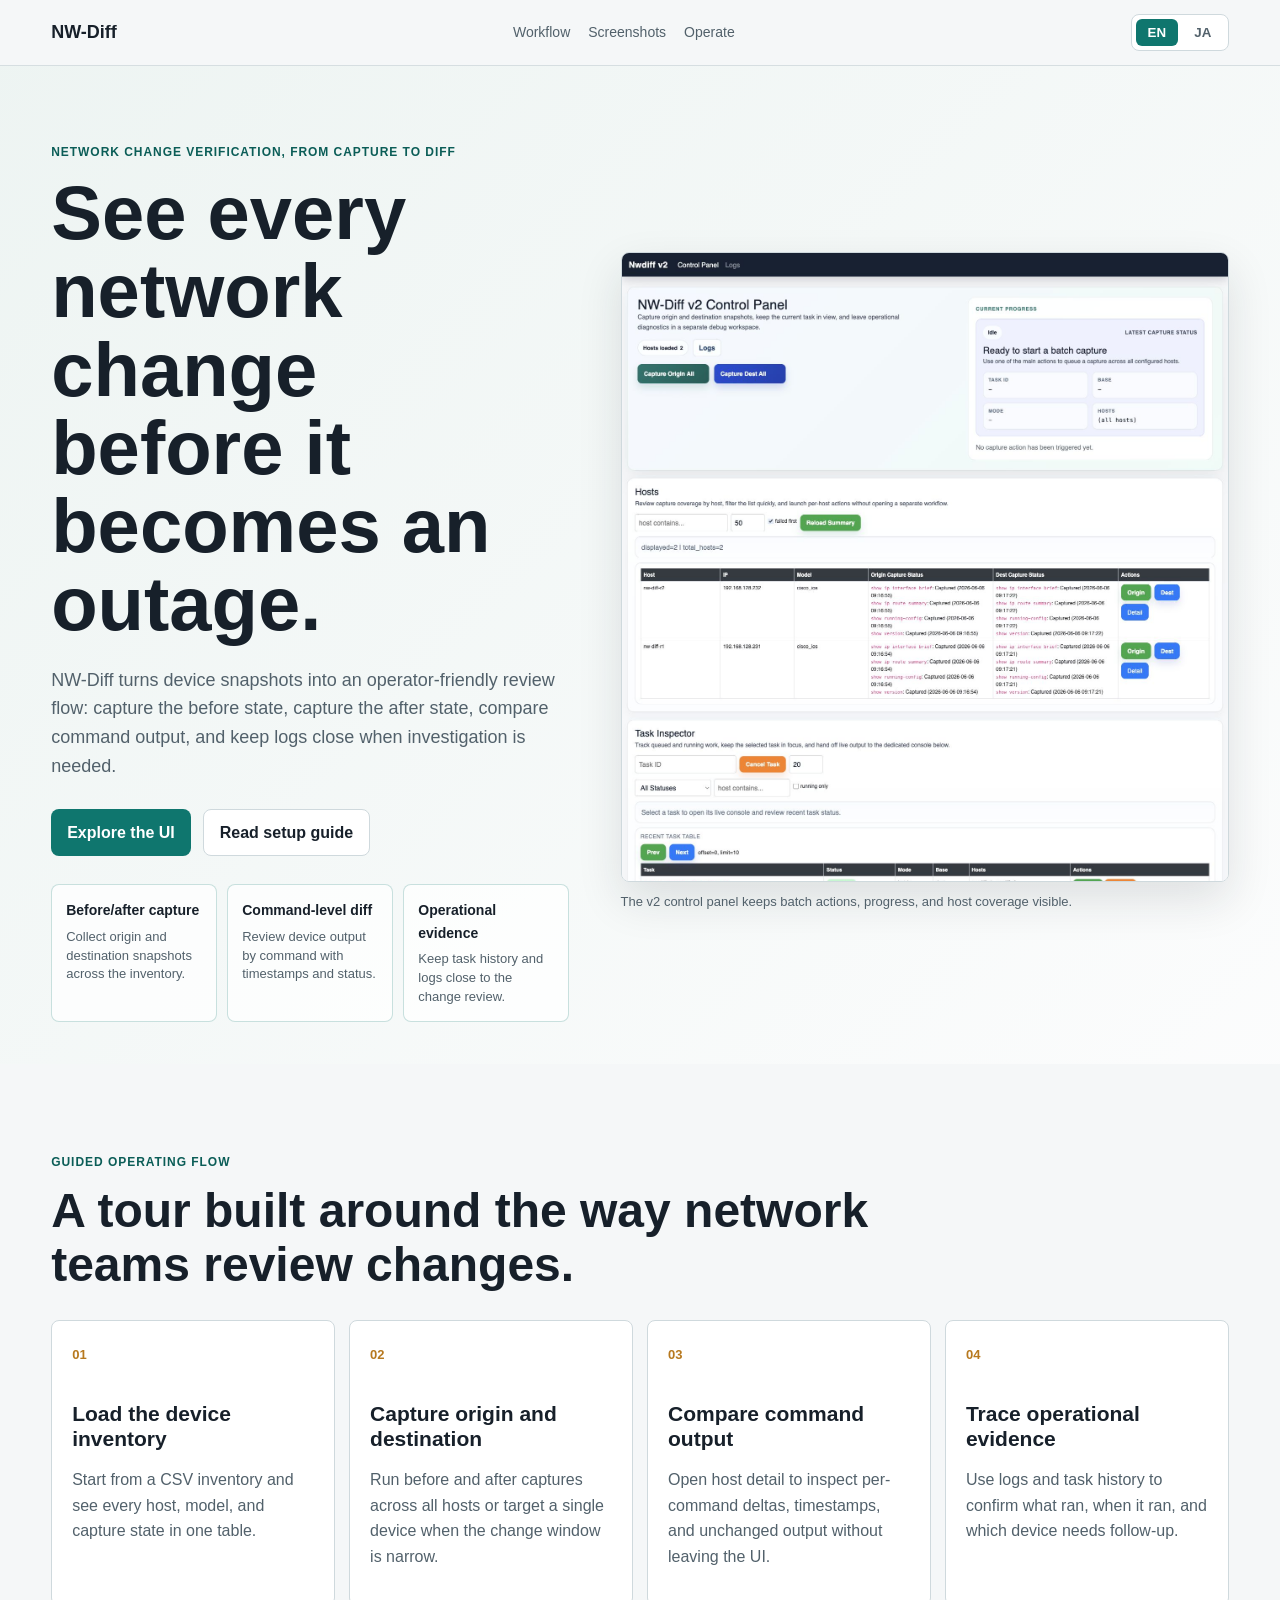
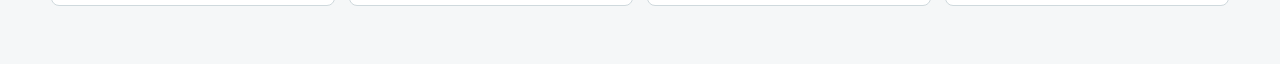
<file: docs/index.html>
<!--
Copyright 2026 NW-Diff Contributors
SPDX-License-Identifier: Apache-2.0

Licensed under the Apache License, Version 2.0 (the "License");
you may not use this file except in compliance with the License.
You may obtain a copy of the License at

    http://www.apache.org/licenses/LICENSE-2.0

This file was created or modified with the assistance of an AI (Large Language Model).
Review required for correctness, security, and licensing.
-->
<!doctype html>
<html lang="en">
  <head>
    <meta charset="utf-8" />
    <meta http-equiv="refresh" content="0; url=./tour/" />
    <meta name="viewport" content="width=device-width, initial-scale=1" />
    <title>NW-Diff Documentation</title>
    <link rel="canonical" href="./tour/" />
  </head>
  <body>
    <p><a href="./tour/">Open the NW-Diff user experience tour</a>.</p>
  </body>
</html>
</file>
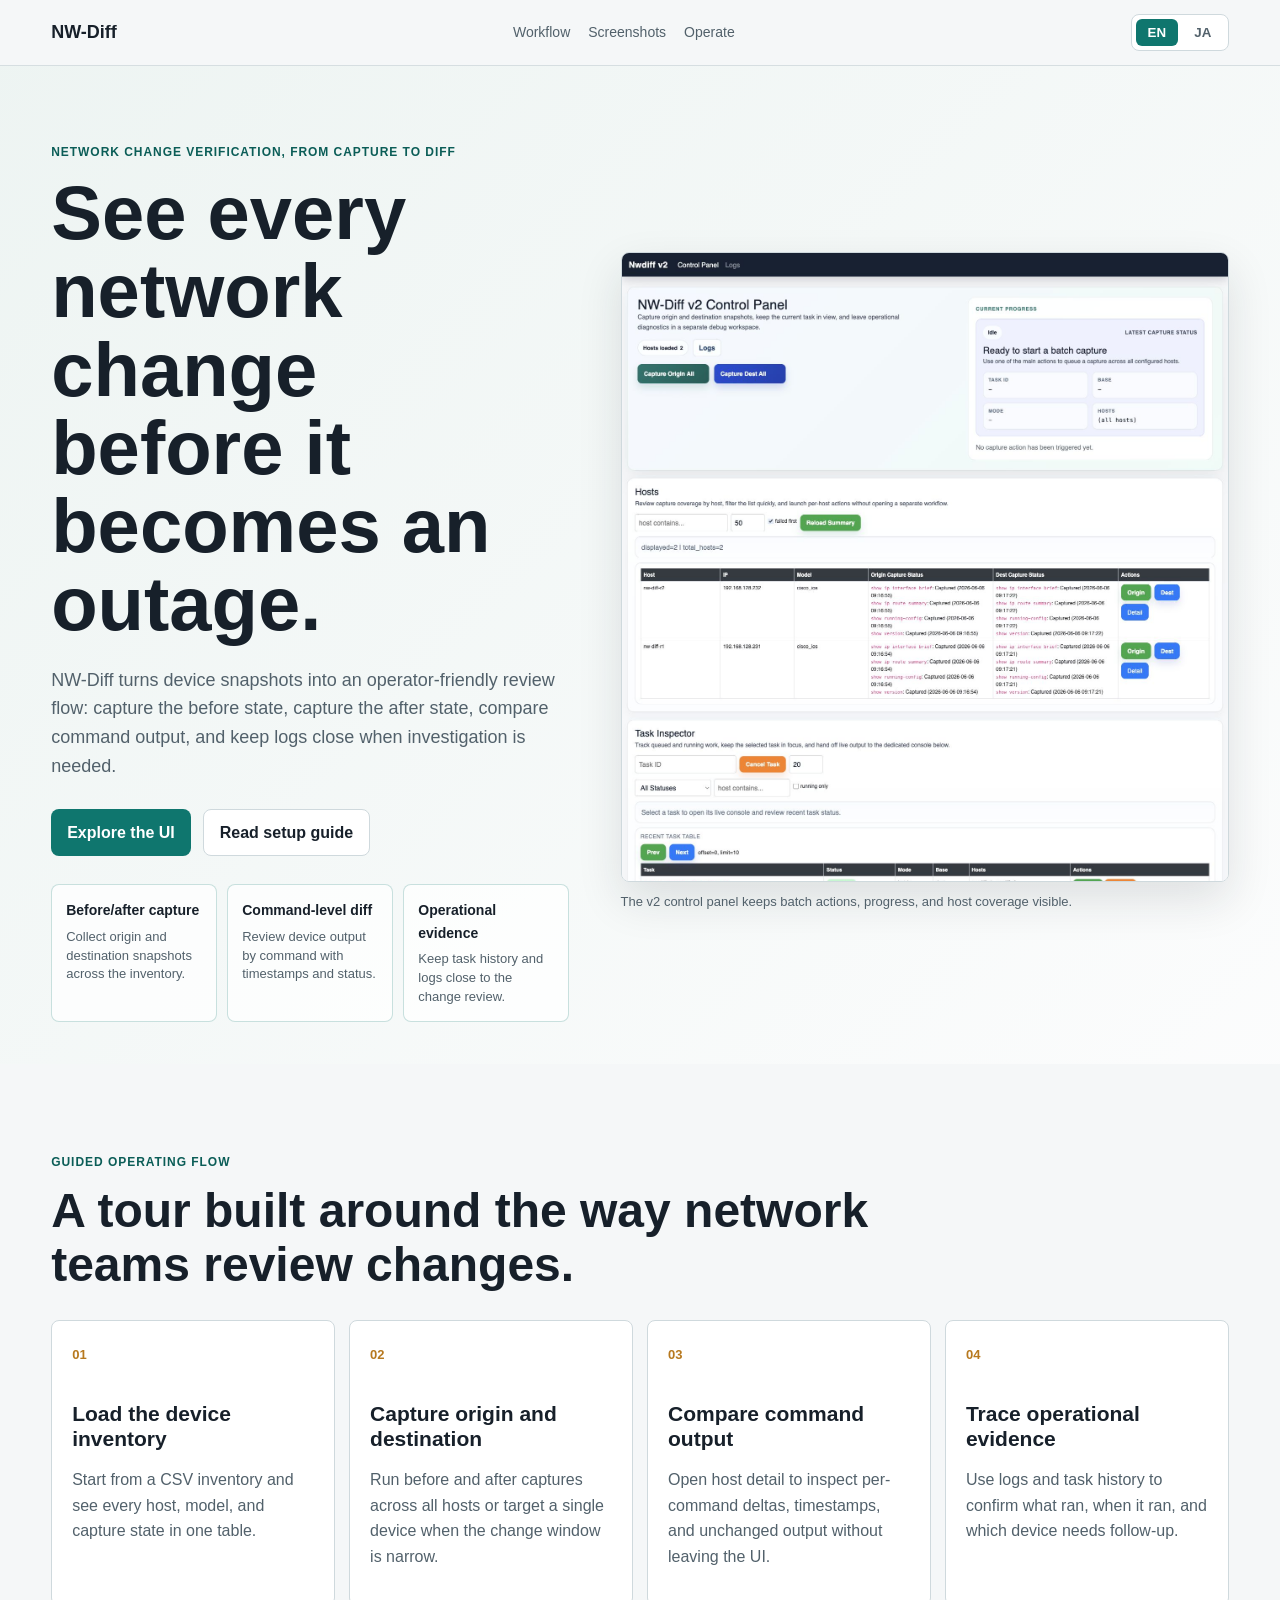
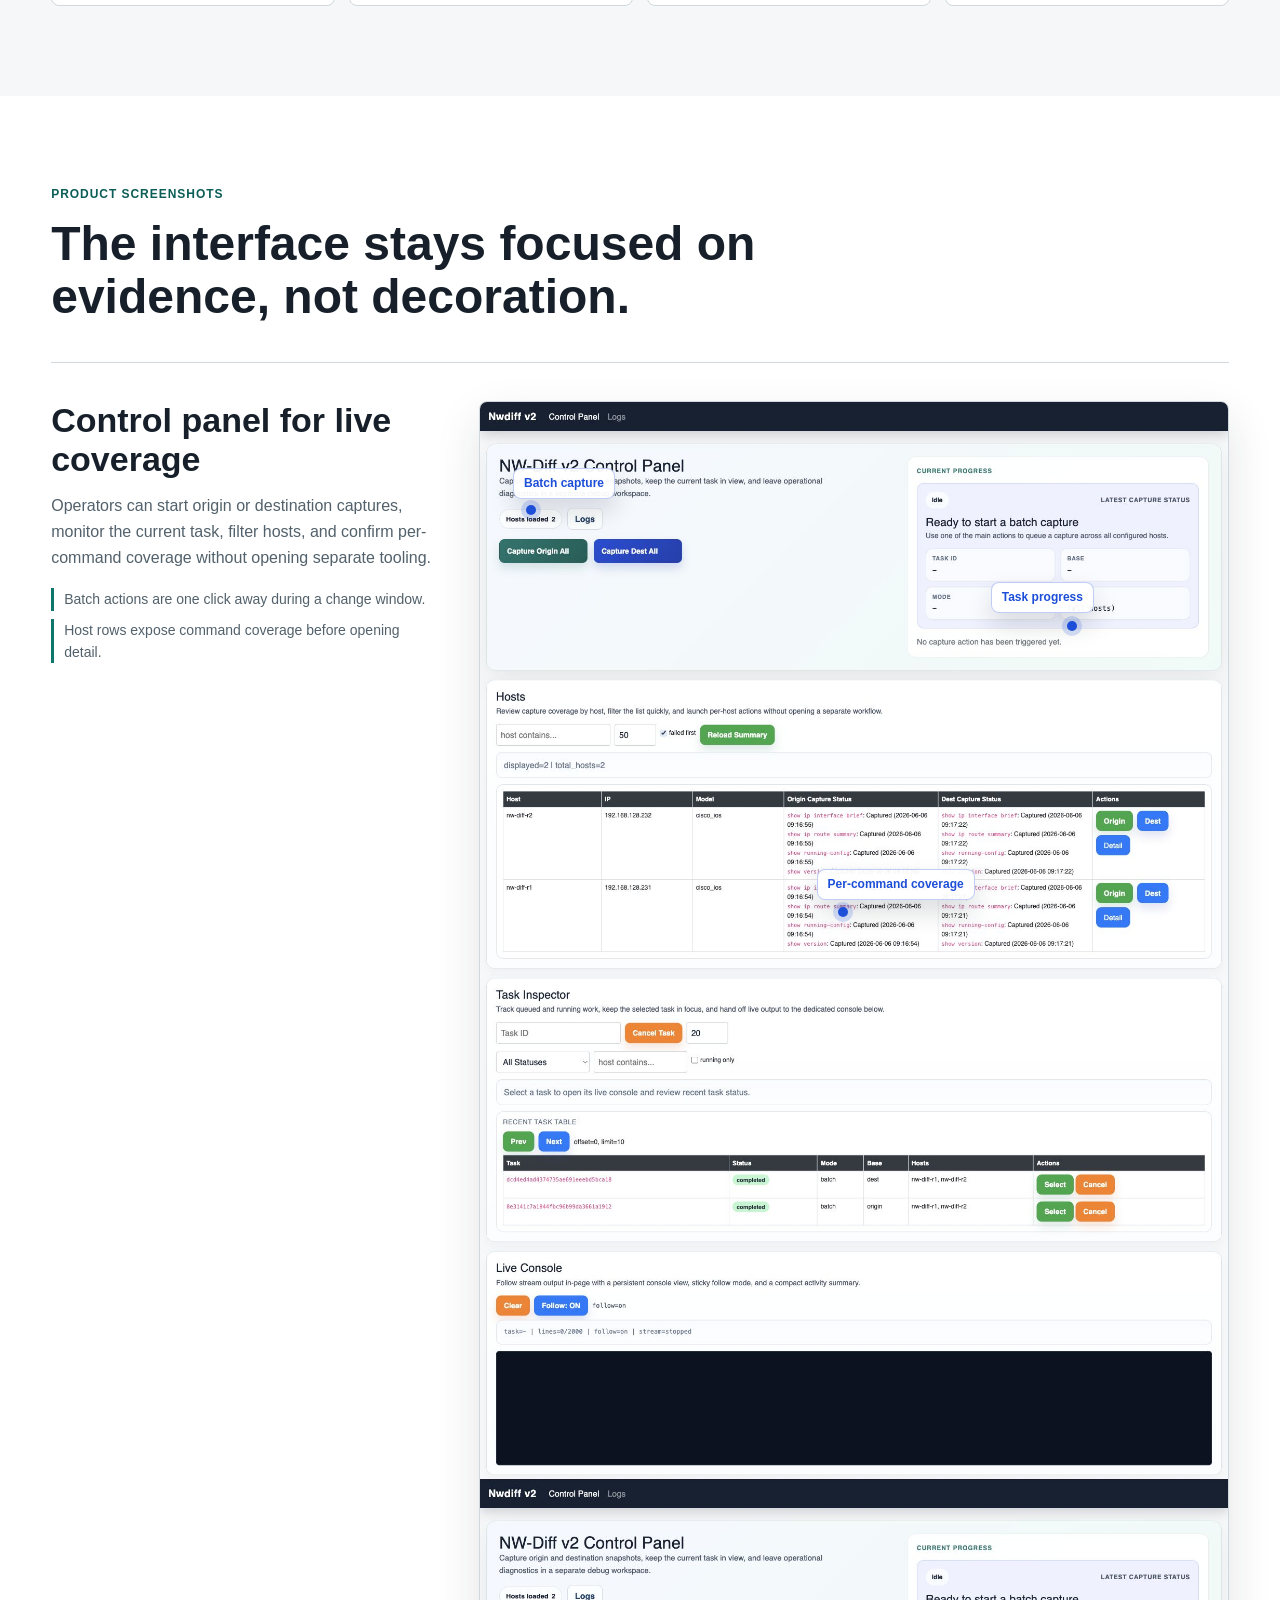
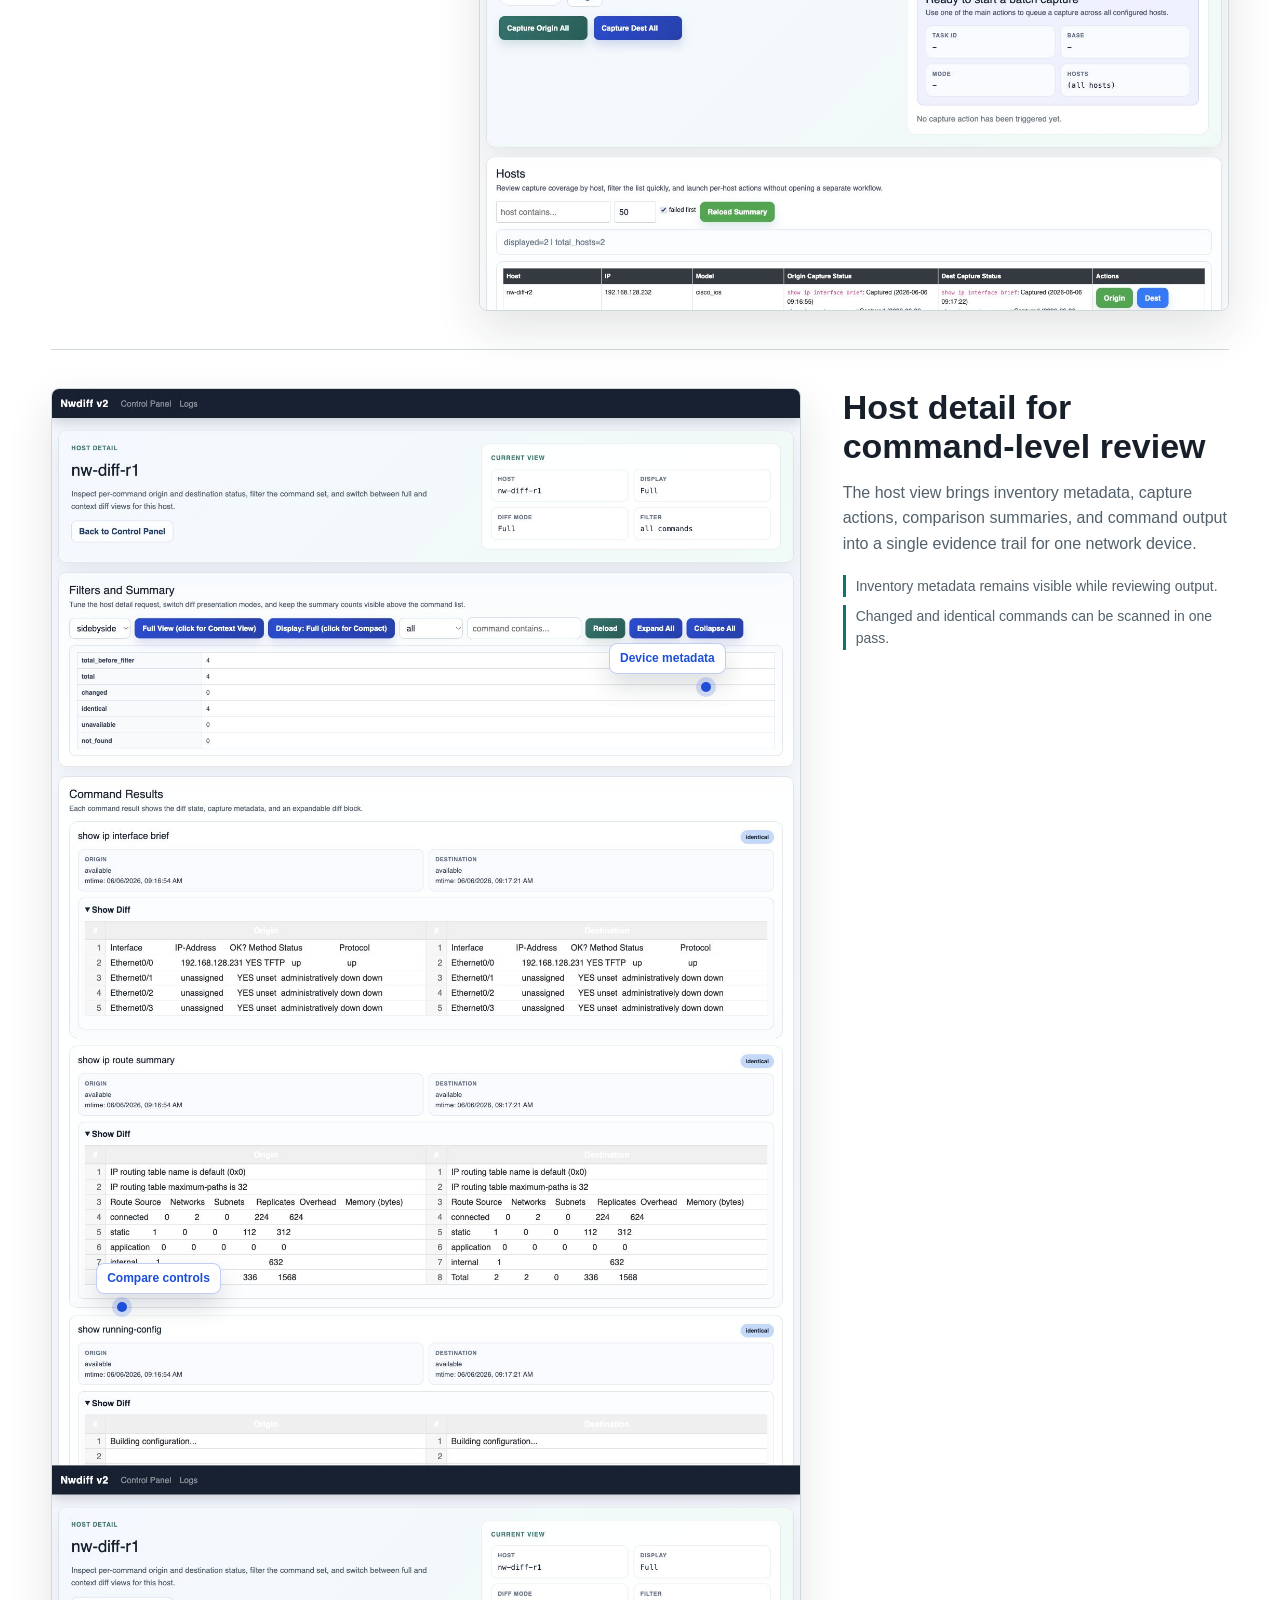
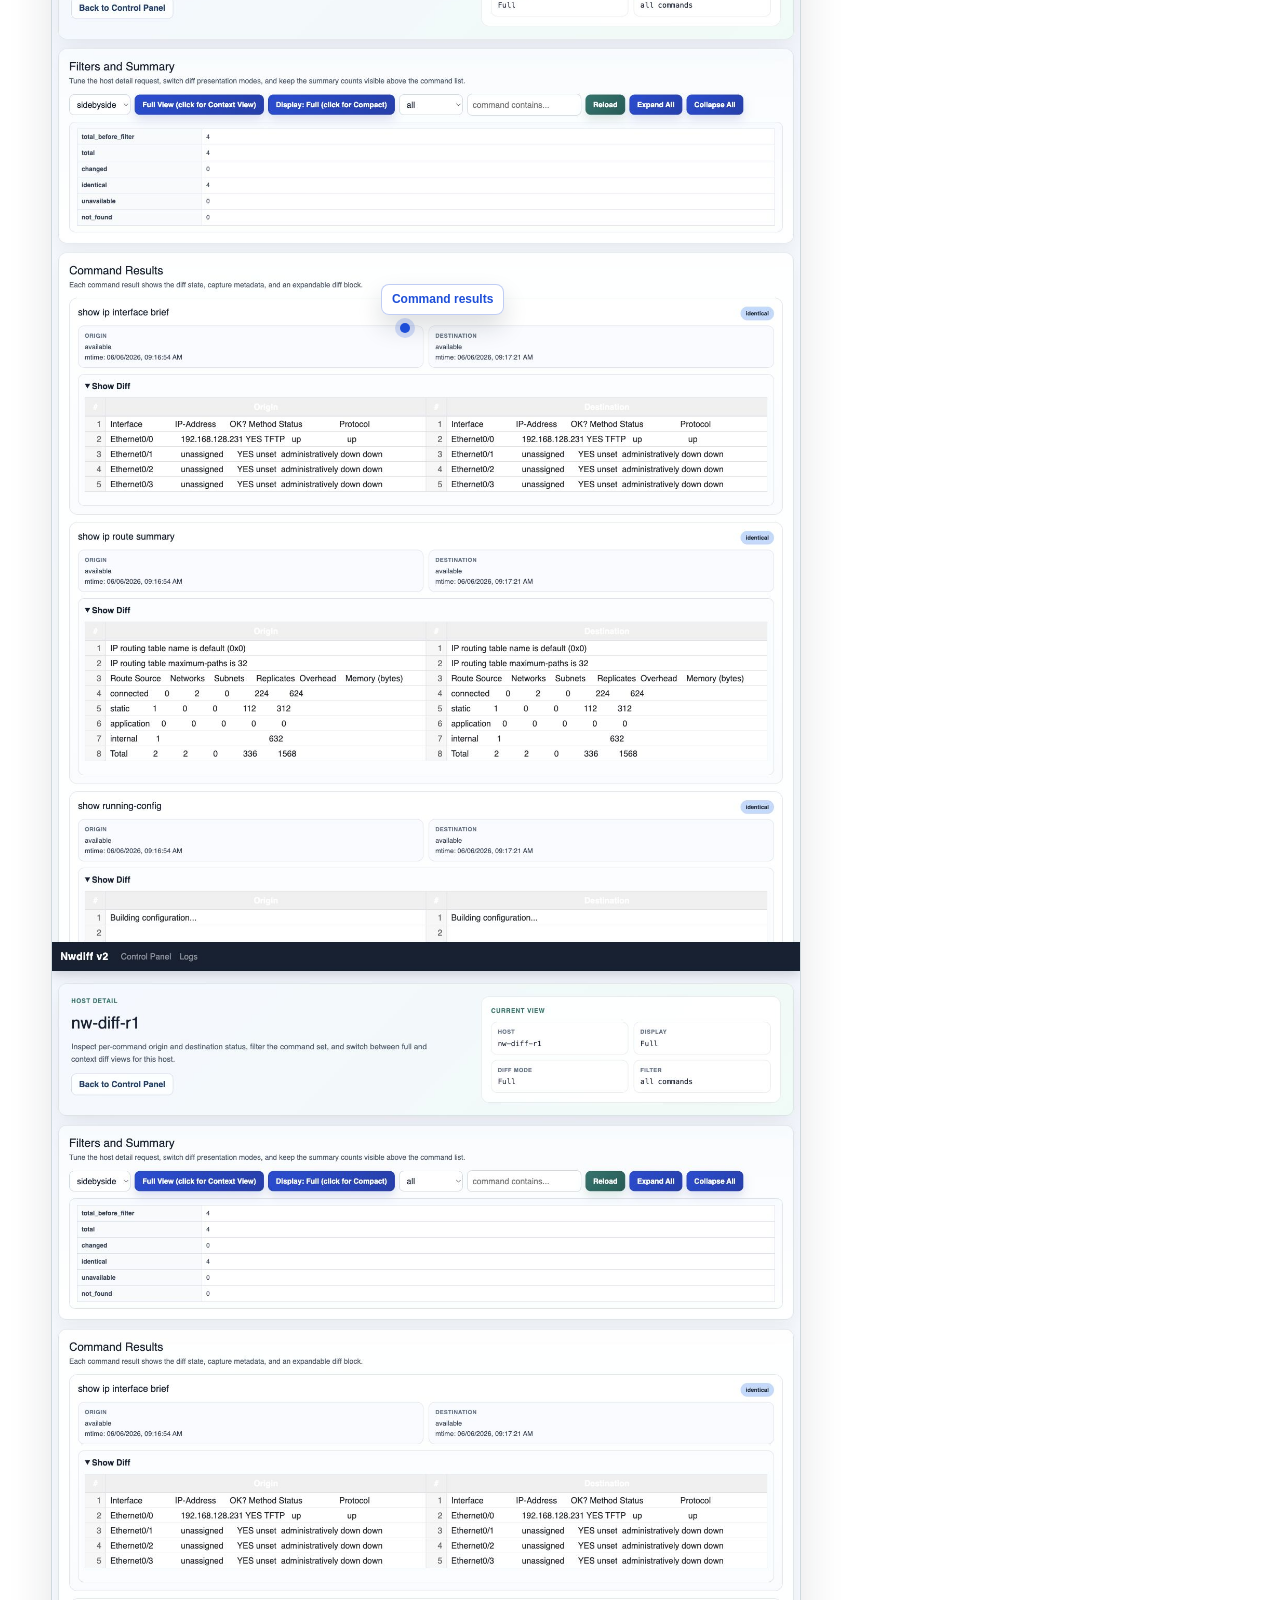
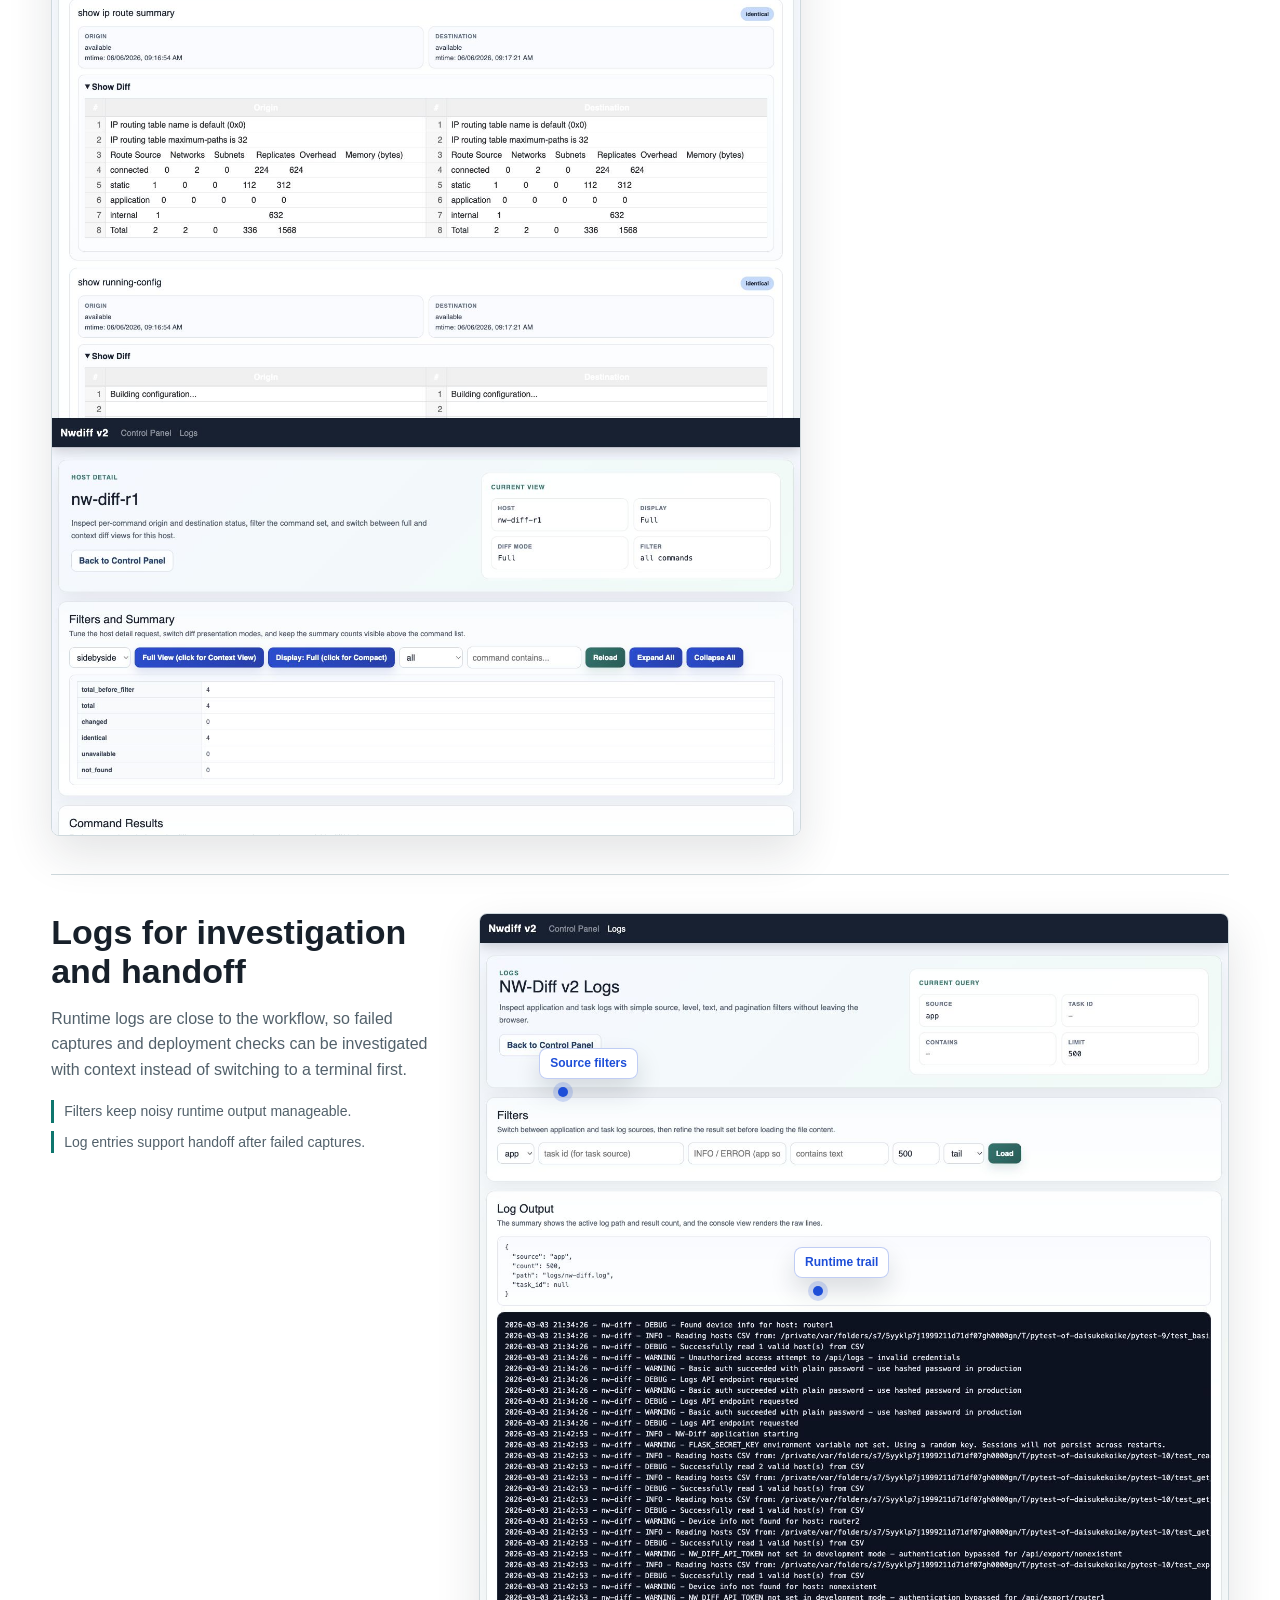
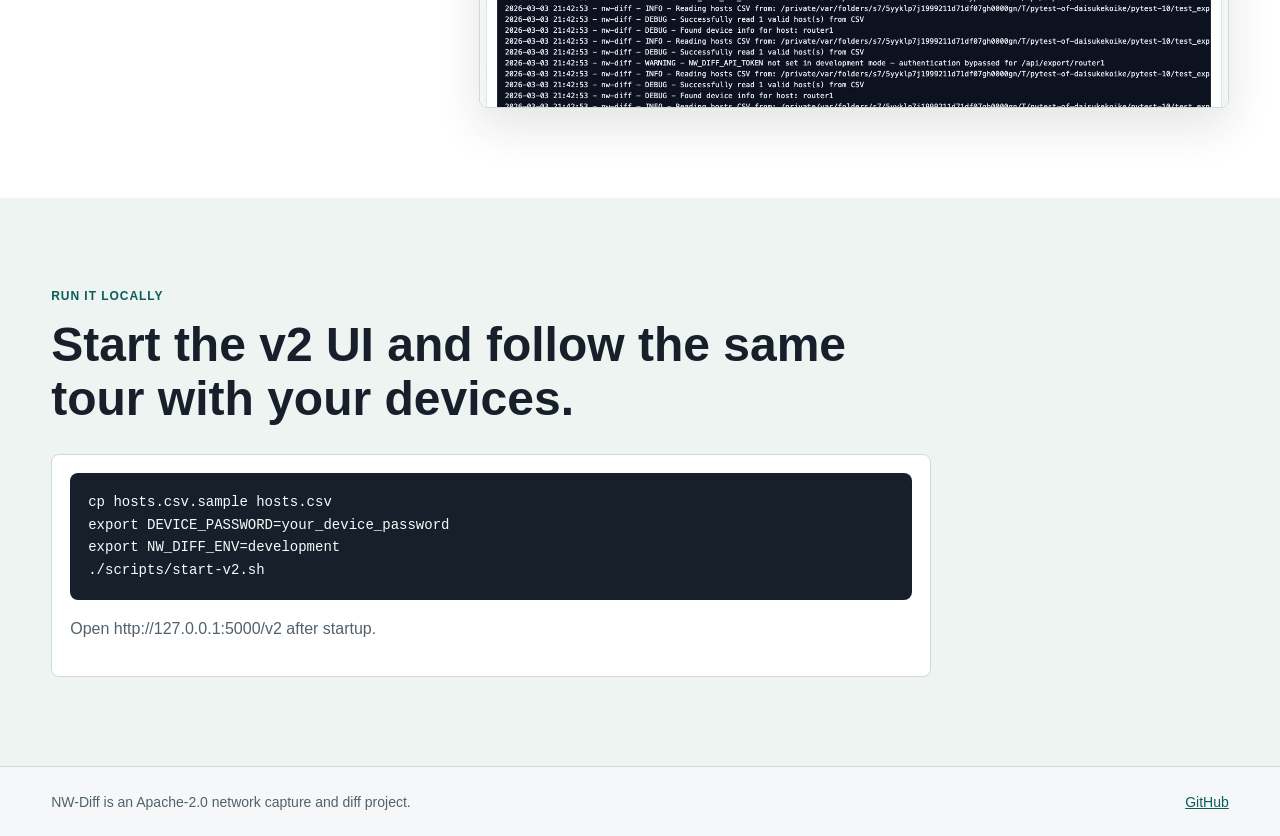
<file: docs/tour/index.html>
<!--
Copyright 2026 NW-Diff Contributors
SPDX-License-Identifier: Apache-2.0

Licensed under the Apache License, Version 2.0 (the "License");
you may not use this file except in compliance with the License.
You may obtain a copy of the License at

    http://www.apache.org/licenses/LICENSE-2.0

This file was created or modified with the assistance of an AI (Large Language Model).
Review required for correctness, security, and licensing.
-->
<!doctype html>
<html lang="en">
  <head>
    <meta charset="utf-8" />
    <meta name="viewport" content="width=device-width, initial-scale=1" />
    <title>NW-Diff User Experience Tour</title>
    <meta
      name="description"
      content="A bilingual product tour for NW-Diff, showing capture, comparison, and operational diagnostics through the v2 web UI."
    />
    <meta property="og:title" content="NW-Diff User Experience Tour" />
    <meta
      property="og:description"
      content="Capture before and after network states, compare command output, and keep operational evidence in one workflow."
    />
    <meta property="og:image" content="https://icecake0141.github.io/nw-diff/assets/tour/control-panel.jpg" />
    <meta property="og:url" content="https://icecake0141.github.io/nw-diff/tour/" />
    <meta property="og:type" content="website" />
    <meta name="twitter:card" content="summary_large_image" />
    <link rel="stylesheet" href="./tour.css" />
  </head>
  <body>
    <header class="site-header">
      <a class="brand" href="https://github.com/icecake0141/nw-diff">NW-Diff</a>
      <nav class="nav-links" aria-label="Primary navigation">
        <a href="#workflow" data-i18n="navWorkflow">Workflow</a>
        <a href="#screenshots" data-i18n="navScreenshots">Screenshots</a>
        <a href="#operate" data-i18n="navOperate">Operate</a>
      </nav>
      <div class="lang-toggle" role="group" aria-label="Language">
        <button type="button" class="lang-button active" data-lang="en">EN</button>
        <button type="button" class="lang-button" data-lang="ja">JA</button>
      </div>
    </header>

    <main>
      <section class="hero">
        <div class="hero-copy">
          <p class="eyebrow" data-i18n="heroEyebrow">Network change verification, from capture to diff</p>
          <h1 data-i18n="heroTitle">See every network change before it becomes an outage.</h1>
          <p class="hero-text" data-i18n="heroText">
            NW-Diff turns device snapshots into an operator-friendly review flow: capture the before state,
            capture the after state, compare command output, and keep logs close when investigation is needed.
          </p>
          <div class="hero-actions">
            <a class="primary-action" href="#screenshots" data-i18n="heroPrimary">Explore the UI</a>
            <a class="secondary-action" href="https://github.com/icecake0141/nw-diff#installation" data-i18n="heroSecondary">Read setup guide</a>
          </div>
          <div class="value-strip" aria-label="NW-Diff value summary">
            <article>
              <strong data-i18n="valueOneTitle">Before/after capture</strong>
              <span data-i18n="valueOneText">Collect origin and destination snapshots across the inventory.</span>
            </article>
            <article>
              <strong data-i18n="valueTwoTitle">Command-level diff</strong>
              <span data-i18n="valueTwoText">Review device output by command with timestamps and status.</span>
            </article>
            <article>
              <strong data-i18n="valueThreeTitle">Operational evidence</strong>
              <span data-i18n="valueThreeText">Keep task history and logs close to the change review.</span>
            </article>
          </div>
        </div>
        <figure class="hero-shot">
          <img src="../assets/tour/control-panel.jpg" alt="NW-Diff v2 control panel showing host capture status" />
          <figcaption data-i18n="heroCaption">The v2 control panel keeps batch actions, progress, and host coverage visible.</figcaption>
        </figure>
      </section>

      <section id="workflow" class="workflow">
        <div class="section-heading">
          <p class="eyebrow" data-i18n="workflowEyebrow">Guided operating flow</p>
          <h2 data-i18n="workflowTitle">A tour built around the way network teams review changes.</h2>
        </div>
        <div class="steps" aria-label="NW-Diff workflow">
          <article class="step">
            <span class="step-number">01</span>
            <h3 data-i18n="stepOneTitle">Load the device inventory</h3>
            <p data-i18n="stepOneText">Start from a CSV inventory and see every host, model, and capture state in one table.</p>
          </article>
          <article class="step">
            <span class="step-number">02</span>
            <h3 data-i18n="stepTwoTitle">Capture origin and destination</h3>
            <p data-i18n="stepTwoText">Run before and after captures across all hosts or target a single device when the change window is narrow.</p>
          </article>
          <article class="step">
            <span class="step-number">03</span>
            <h3 data-i18n="stepThreeTitle">Compare command output</h3>
            <p data-i18n="stepThreeText">Open host detail to inspect per-command deltas, timestamps, and unchanged output without leaving the UI.</p>
          </article>
          <article class="step">
            <span class="step-number">04</span>
            <h3 data-i18n="stepFourTitle">Trace operational evidence</h3>
            <p data-i18n="stepFourText">Use logs and task history to confirm what ran, when it ran, and which device needs follow-up.</p>
          </article>
        </div>
      </section>

      <section id="screenshots" class="screenshots">
        <div class="section-heading">
          <p class="eyebrow" data-i18n="screensEyebrow">Product screenshots</p>
          <h2 data-i18n="screensTitle">The interface stays focused on evidence, not decoration.</h2>
        </div>

        <article class="shot-block">
          <div class="shot-copy">
            <h3 data-i18n="controlTitle">Control panel for live coverage</h3>
            <p data-i18n="controlText">
              Operators can start origin or destination captures, monitor the current task, filter hosts, and confirm
              per-command coverage without opening separate tooling.
            </p>
            <ul class="callout-list">
              <li data-i18n="controlCalloutOne">Batch actions are one click away during a change window.</li>
              <li data-i18n="controlCalloutTwo">Host rows expose command coverage before opening detail.</li>
            </ul>
          </div>
          <div class="annotated-shot">
            <img src="../assets/tour/control-panel.jpg" alt="Control panel with capture buttons, progress status, and host table" />
            <span class="annotation control-a" data-i18n="annotateBatch">Batch capture</span>
            <span class="annotation control-b" data-i18n="annotateProgress">Task progress</span>
            <span class="annotation control-c" data-i18n="annotateCoverage">Per-command coverage</span>
          </div>
        </article>

        <article class="shot-block reverse">
          <div class="shot-copy">
            <h3 data-i18n="detailTitle">Host detail for command-level review</h3>
            <p data-i18n="detailText">
              The host view brings inventory metadata, capture actions, comparison summaries, and command output into
              a single evidence trail for one network device.
            </p>
            <ul class="callout-list">
              <li data-i18n="detailCalloutOne">Inventory metadata remains visible while reviewing output.</li>
              <li data-i18n="detailCalloutTwo">Changed and identical commands can be scanned in one pass.</li>
            </ul>
          </div>
          <div class="annotated-shot">
            <img src="../assets/tour/host-detail.jpg" alt="Host detail screen showing device metadata and command comparison results" />
            <span class="annotation detail-a" data-i18n="annotateMetadata">Device metadata</span>
            <span class="annotation detail-b" data-i18n="annotateCompare">Compare controls</span>
            <span class="annotation detail-c" data-i18n="annotateResults">Command results</span>
          </div>
        </article>

        <article class="shot-block">
          <div class="shot-copy">
            <h3 data-i18n="logsTitle">Logs for investigation and handoff</h3>
            <p data-i18n="logsText">
              Runtime logs are close to the workflow, so failed captures and deployment checks can be investigated
              with context instead of switching to a terminal first.
            </p>
            <ul class="callout-list">
              <li data-i18n="logsCalloutOne">Filters keep noisy runtime output manageable.</li>
              <li data-i18n="logsCalloutTwo">Log entries support handoff after failed captures.</li>
            </ul>
          </div>
          <div class="annotated-shot">
            <img src="../assets/tour/logs.jpg" alt="NW-Diff logs page showing recent runtime entries" />
            <span class="annotation logs-a" data-i18n="annotateFilters">Source filters</span>
            <span class="annotation logs-b" data-i18n="annotateRuntime">Runtime trail</span>
          </div>
        </article>
      </section>

      <section id="operate" class="operate">
        <div class="section-heading">
          <p class="eyebrow" data-i18n="operateEyebrow">Run it locally</p>
          <h2 data-i18n="operateTitle">Start the v2 UI and follow the same tour with your devices.</h2>
        </div>
        <div class="command-panel">
          <pre><code>cp hosts.csv.sample hosts.csv
export DEVICE_PASSWORD=your_device_password
export NW_DIFF_ENV=development
./scripts/start-v2.sh</code></pre>
          <p data-i18n="operateText">Open <a href="http://127.0.0.1:5000/v2">http://127.0.0.1:5000/v2</a> after startup.</p>
        </div>
      </section>
    </main>

    <footer class="footer">
      <span data-i18n="footerText">NW-Diff is an Apache-2.0 network capture and diff project.</span>
      <a href="https://github.com/icecake0141/nw-diff">GitHub</a>
    </footer>

    <script src="./tour.js"></script>
  </body>
</html>
</file>
<file: docs/tour/tour.css>
/*
 * Copyright 2026 NW-Diff Contributors
 * SPDX-License-Identifier: Apache-2.0
 *
 * Licensed under the Apache License, Version 2.0 (the "License");
 * you may not use this file except in compliance with the License.
 * You may obtain a copy of the License at
 *
 *     http://www.apache.org/licenses/LICENSE-2.0
 *
 * This file was created or modified with the assistance of an AI (Large Language Model).
 * Review required for correctness, security, and licensing.
 */

:root {
  color-scheme: light;
  --bg: #f5f7f8;
  --surface: #ffffff;
  --surface-soft: #edf4f2;
  --ink: #17202a;
  --muted: #52616b;
  --line: #cfd9dd;
  --accent: #0f766e;
  --accent-dark: #0b5d57;
  --gold: #b7791f;
  --blue: #1d4ed8;
  --shadow: 0 18px 45px rgba(23, 32, 42, 0.12);
}

* {
  box-sizing: border-box;
}

body {
  margin: 0;
  background: var(--bg);
  color: var(--ink);
  font-family: Inter, "Segoe UI", Helvetica, Arial, sans-serif;
  line-height: 1.6;
}

a {
  color: var(--accent-dark);
}

.site-header {
  position: sticky;
  top: 0;
  z-index: 10;
  display: flex;
  align-items: center;
  justify-content: space-between;
  gap: 20px;
  padding: 14px clamp(18px, 4vw, 56px);
  border-bottom: 1px solid rgba(207, 217, 221, 0.8);
  background: rgba(245, 247, 248, 0.94);
  backdrop-filter: blur(14px);
}

.brand {
  color: var(--ink);
  font-size: 18px;
  font-weight: 800;
  text-decoration: none;
}

.nav-links {
  display: flex;
  gap: 18px;
  font-size: 14px;
}

.nav-links a {
  color: var(--muted);
  text-decoration: none;
}

.nav-links a:hover {
  color: var(--accent-dark);
}

.lang-toggle {
  display: inline-flex;
  gap: 4px;
  padding: 4px;
  border: 1px solid var(--line);
  border-radius: 8px;
  background: var(--surface);
}

.lang-button {
  min-width: 42px;
  border: 0;
  border-radius: 6px;
  padding: 6px 9px;
  background: transparent;
  color: var(--muted);
  cursor: pointer;
  font-weight: 700;
}

.lang-button.active {
  background: var(--accent);
  color: #ffffff;
}

main {
  overflow: hidden;
}

.hero {
  display: grid;
  grid-template-columns: minmax(0, 0.92fr) minmax(360px, 1.08fr);
  gap: clamp(24px, 4vw, 54px);
  align-items: center;
  min-height: calc(100svh - 76px);
  padding: clamp(36px, 6vw, 86px) clamp(18px, 4vw, 56px) 42px;
  background:
    linear-gradient(135deg, rgba(237, 244, 242, 0.95), rgba(255, 255, 255, 0.66)),
    #f5f7f8;
}

.hero h1 {
  max-width: 780px;
  margin: 0;
  font-size: clamp(42px, 6vw, 76px);
  line-height: 1.03;
  letter-spacing: 0;
}

.eyebrow {
  margin: 0 0 12px;
  color: var(--accent-dark);
  font-size: 12px;
  font-weight: 800;
  letter-spacing: 0.08em;
  text-transform: uppercase;
}

.hero-text {
  max-width: 680px;
  margin: 22px 0 0;
  color: var(--muted);
  font-size: 18px;
}

.value-strip {
  display: grid;
  grid-template-columns: repeat(3, minmax(0, 1fr));
  gap: 10px;
  margin-top: 28px;
}

.value-strip article {
  border: 1px solid rgba(15, 118, 110, 0.22);
  border-radius: 8px;
  padding: 14px;
  background: rgba(255, 255, 255, 0.72);
}

.value-strip strong,
.value-strip span {
  display: block;
}

.value-strip strong {
  margin-bottom: 6px;
  color: var(--ink);
  font-size: 14px;
}

.value-strip span {
  color: var(--muted);
  font-size: 13px;
  line-height: 1.45;
}

.hero-actions {
  display: flex;
  flex-wrap: wrap;
  gap: 12px;
  margin-top: 28px;
}

.primary-action,
.secondary-action {
  display: inline-flex;
  align-items: center;
  justify-content: center;
  min-height: 44px;
  border-radius: 8px;
  padding: 10px 16px;
  font-weight: 800;
  text-decoration: none;
}

.primary-action {
  background: var(--accent);
  color: #ffffff;
}

.secondary-action {
  border: 1px solid var(--line);
  background: #ffffff;
  color: var(--ink);
}

.hero-shot {
  margin: 0;
}

.hero-shot img,
.annotated-shot img {
  display: block;
  width: 100%;
  border: 1px solid var(--line);
  border-radius: 8px;
  box-shadow: var(--shadow);
}

.hero-shot img {
  max-height: 70svh;
  object-fit: cover;
  object-position: top left;
}

figcaption {
  margin-top: 10px;
  color: var(--muted);
  font-size: 13px;
}

.workflow,
.screenshots,
.operate {
  padding: clamp(48px, 7vw, 92px) clamp(18px, 4vw, 56px);
}

.section-heading {
  max-width: 860px;
  margin-bottom: 28px;
}

.section-heading h2 {
  margin: 0;
  font-size: clamp(30px, 4vw, 48px);
  line-height: 1.12;
  letter-spacing: 0;
}

.steps {
  display: grid;
  grid-template-columns: repeat(4, minmax(0, 1fr));
  gap: 14px;
}

.step {
  min-height: 230px;
  border: 1px solid var(--line);
  border-radius: 8px;
  padding: 20px;
  background: var(--surface);
}

.step-number {
  color: var(--gold);
  font-size: 13px;
  font-weight: 900;
}

.step h3 {
  margin: 34px 0 10px;
  font-size: 21px;
  line-height: 1.2;
}

.step p,
.shot-copy p,
.command-panel p {
  color: var(--muted);
}

.screenshots {
  background: #ffffff;
}

.shot-block {
  display: grid;
  grid-template-columns: minmax(240px, 0.34fr) minmax(0, 0.66fr);
  gap: clamp(20px, 4vw, 42px);
  align-items: start;
  margin-top: 38px;
  padding-top: 38px;
  border-top: 1px solid var(--line);
}

.shot-block.reverse {
  grid-template-columns: minmax(0, 0.66fr) minmax(240px, 0.34fr);
}

.shot-block.reverse .shot-copy {
  order: 2;
}

.shot-copy {
  position: sticky;
  top: 92px;
}

.shot-copy h3 {
  margin: 0;
  font-size: clamp(24px, 3vw, 34px);
  line-height: 1.15;
}

.shot-copy p {
  margin: 14px 0 0;
  font-size: 16px;
}

.callout-list {
  display: grid;
  gap: 8px;
  margin: 18px 0 0;
  padding: 0;
  list-style: none;
}

.callout-list li {
  border-left: 3px solid var(--accent);
  padding-left: 10px;
  color: var(--muted);
  font-size: 14px;
}

.annotated-shot {
  position: relative;
}

.annotation {
  position: absolute;
  max-width: 180px;
  border: 1px solid rgba(29, 78, 216, 0.28);
  border-radius: 8px;
  padding: 7px 10px;
  background: rgba(255, 255, 255, 0.94);
  color: var(--blue);
  box-shadow: 0 12px 24px rgba(23, 32, 42, 0.15);
  font-size: 12px;
  font-weight: 800;
  line-height: 1.25;
}

.annotation::after {
  position: absolute;
  width: 10px;
  height: 10px;
  border-radius: 50%;
  background: var(--blue);
  box-shadow: 0 0 0 5px rgba(29, 78, 216, 0.18);
  content: "";
}

.control-a {
  top: 4.4%;
  left: 4.5%;
}

.control-a::after {
  top: 36px;
  left: 12px;
}

.control-b {
  top: 12%;
  right: 18%;
}

.control-b::after {
  top: 38px;
  right: 16px;
}

.control-c {
  top: 31%;
  left: 45%;
}

.control-c::after {
  top: 37px;
  left: 20px;
}

.detail-a {
  top: 7%;
  right: 10%;
}

.detail-a::after {
  top: 38px;
  right: 14px;
}

.detail-b {
  top: 24%;
  left: 6%;
}

.detail-b::after {
  top: 38px;
  left: 20px;
}

.detail-c {
  top: 41%;
  left: 44%;
}

.detail-c::after {
  top: 38px;
  left: 18px;
}

.logs-a {
  top: 17%;
  left: 8%;
}

.logs-a::after {
  top: 38px;
  left: 18px;
}

.logs-b {
  top: 42%;
  left: 42%;
}

.logs-b::after {
  top: 38px;
  left: 18px;
}

.operate {
  background: var(--surface-soft);
}

.command-panel {
  max-width: 880px;
  border: 1px solid var(--line);
  border-radius: 8px;
  padding: 18px;
  background: var(--surface);
}

pre {
  overflow-x: auto;
  margin: 0;
  border-radius: 8px;
  padding: 18px;
  background: #17202a;
  color: #f8fafc;
}

code {
  font-family: Menlo, Monaco, Consolas, "Liberation Mono", monospace;
  font-size: 14px;
}

.footer {
  display: flex;
  justify-content: space-between;
  gap: 16px;
  padding: 24px clamp(18px, 4vw, 56px);
  border-top: 1px solid var(--line);
  color: var(--muted);
  font-size: 14px;
}

@media (max-width: 980px) {
  .nav-links {
    display: none;
  }

  .hero,
  .shot-block,
  .shot-block.reverse {
    grid-template-columns: 1fr;
  }

  .hero {
    min-height: auto;
  }

  .shot-block.reverse .shot-copy {
    order: 0;
  }

  .shot-copy {
    position: static;
  }

  .steps {
    grid-template-columns: repeat(2, minmax(0, 1fr));
  }

  .value-strip {
    grid-template-columns: 1fr;
  }
}

@media (max-width: 620px) {
  .site-header {
    align-items: flex-start;
  }

  .steps {
    grid-template-columns: 1fr;
  }

  .hero h1 {
    font-size: 40px;
  }

  .footer {
    flex-direction: column;
  }

  .annotation {
    position: static;
    display: inline-block;
    margin: 8px 6px 0 0;
  }

  .annotation::after {
    display: none;
  }
}
</file>
